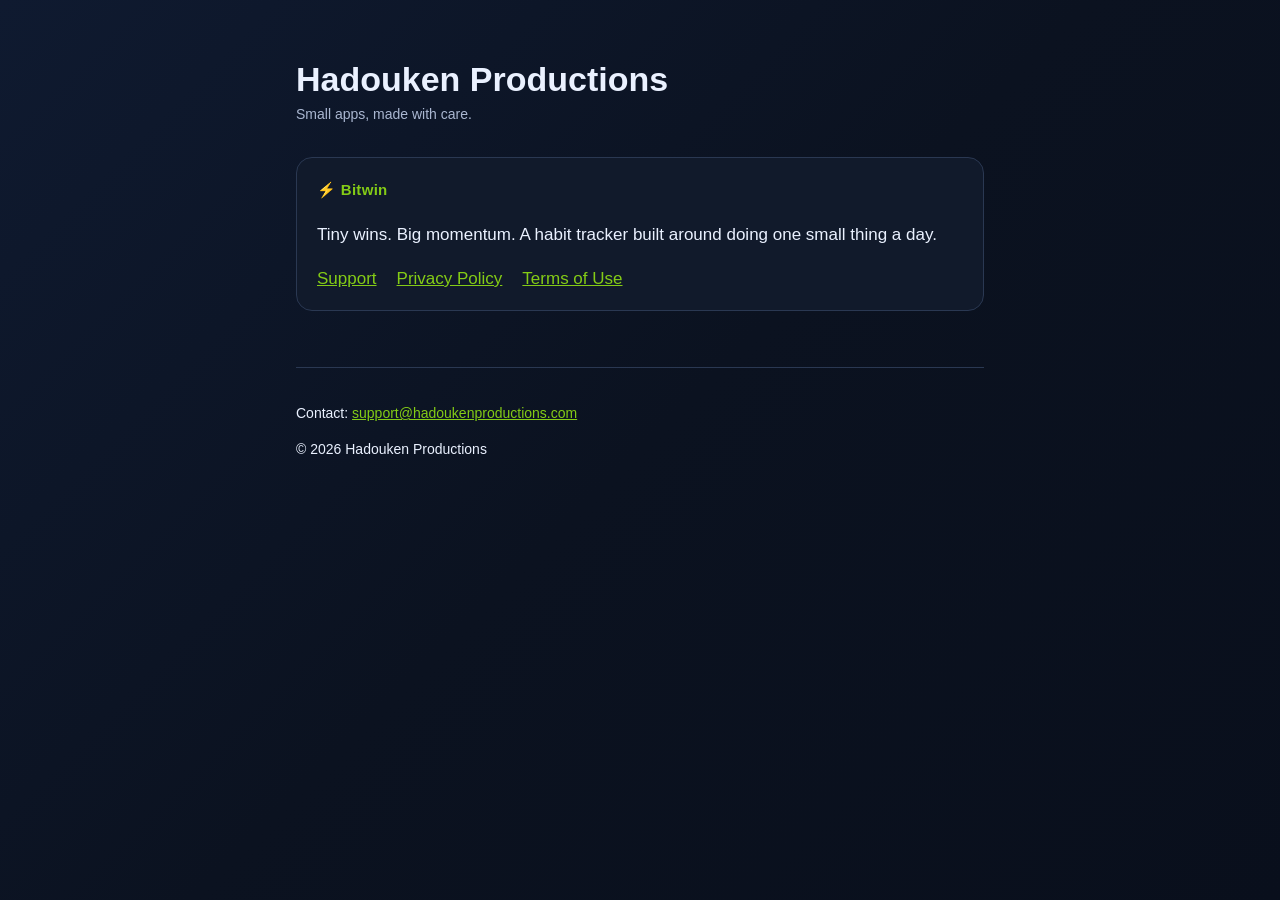
<file: index.html>
<!DOCTYPE html>
<html lang="en-AU">
<head>
  <meta charset="utf-8">
  <meta name="viewport" content="width=device-width, initial-scale=1">
  <title>Hadouken Productions</title>
  <meta name="description" content="Hadouken Productions makes Bitwin, the tiny-wins habit app for iPhone and iPad.">
  <link rel="stylesheet" href="bitwin/style.css">
</head>
<body>
<main>
  <header>
    <h1>Hadouken Productions</h1>
    <p class="meta">Small apps, made with care.</p>
  </header>

  <div class="card">
    <p><a class="brand" href="bitwin/">⚡️ Bitwin</a></p>
    <p>Tiny wins. Big momentum. A habit tracker built around doing one small thing a day.</p>
    <nav class="links">
      <a href="bitwin/">Support</a>
      <a href="bitwin/privacy/">Privacy Policy</a>
      <a href="bitwin/terms/">Terms of Use</a>
    </nav>
  </div>

  <footer>
    <p>Contact: <a href="mailto:support@hadoukenproductions.com">support@hadoukenproductions.com</a></p>
    <p>© 2026 Hadouken Productions</p>
  </footer>
</main>
</body>
</html>
</file>
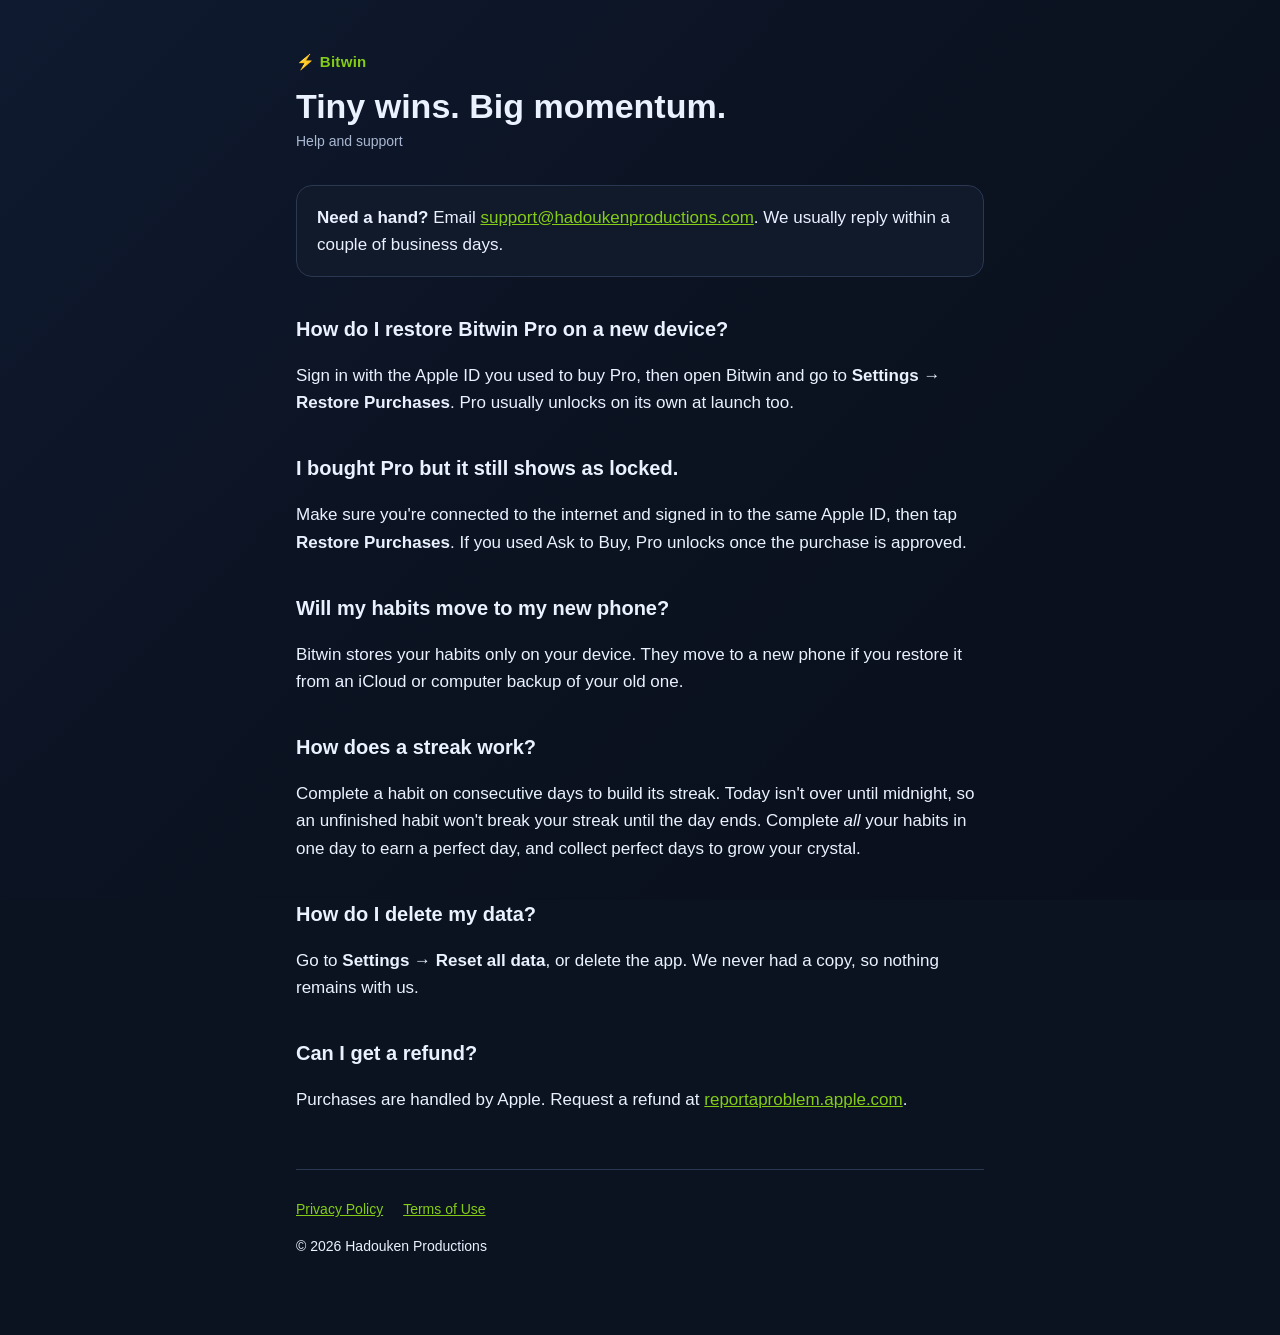
<file: bitwin/index.html>
<!DOCTYPE html>
<html lang="en-AU">
<head>
  <meta charset="utf-8">
  <meta name="viewport" content="width=device-width, initial-scale=1">
  <title>Bitwin Support</title>
  <meta name="description" content="Help and support for Bitwin, the tiny-wins habit app.">
  <link rel="stylesheet" href="style.css">
</head>
<body>
<main>
  <header>
    <span class="brand">⚡️ Bitwin</span>
    <h1>Tiny wins. Big momentum.</h1>
    <p class="meta">Help and support</p>
  </header>

  <div class="card">
    <p><strong>Need a hand?</strong> Email <a href="mailto:support@hadoukenproductions.com?subject=Bitwin%20support">support@hadoukenproductions.com</a>. We usually reply within a couple of business days.</p>
  </div>

  <h2>How do I restore Bitwin Pro on a new device?</h2>
  <p>Sign in with the Apple ID you used to buy Pro, then open Bitwin and go to <strong>Settings → Restore Purchases</strong>. Pro usually unlocks on its own at launch too.</p>

  <h2>I bought Pro but it still shows as locked.</h2>
  <p>Make sure you're connected to the internet and signed in to the same Apple ID, then tap <strong>Restore Purchases</strong>. If you used Ask to Buy, Pro unlocks once the purchase is approved.</p>

  <h2>Will my habits move to my new phone?</h2>
  <p>Bitwin stores your habits only on your device. They move to a new phone if you restore it from an iCloud or computer backup of your old one.</p>

  <h2>How does a streak work?</h2>
  <p>Complete a habit on consecutive days to build its streak. Today isn't over until midnight, so an unfinished habit won't break your streak until the day ends. Complete <em>all</em> your habits in one day to earn a perfect day, and collect perfect days to grow your crystal.</p>

  <h2>How do I delete my data?</h2>
  <p>Go to <strong>Settings → Reset all data</strong>, or delete the app. We never had a copy, so nothing remains with us.</p>

  <h2>Can I get a refund?</h2>
  <p>Purchases are handled by Apple. Request a refund at <a href="https://reportaproblem.apple.com">reportaproblem.apple.com</a>.</p>

  <footer>
    <nav class="links">
      <a href="privacy/">Privacy Policy</a>
      <a href="terms/">Terms of Use</a>
    </nav>
    <p>© 2026 Hadouken Productions</p>
  </footer>
</main>
</body>
</html>
</file>
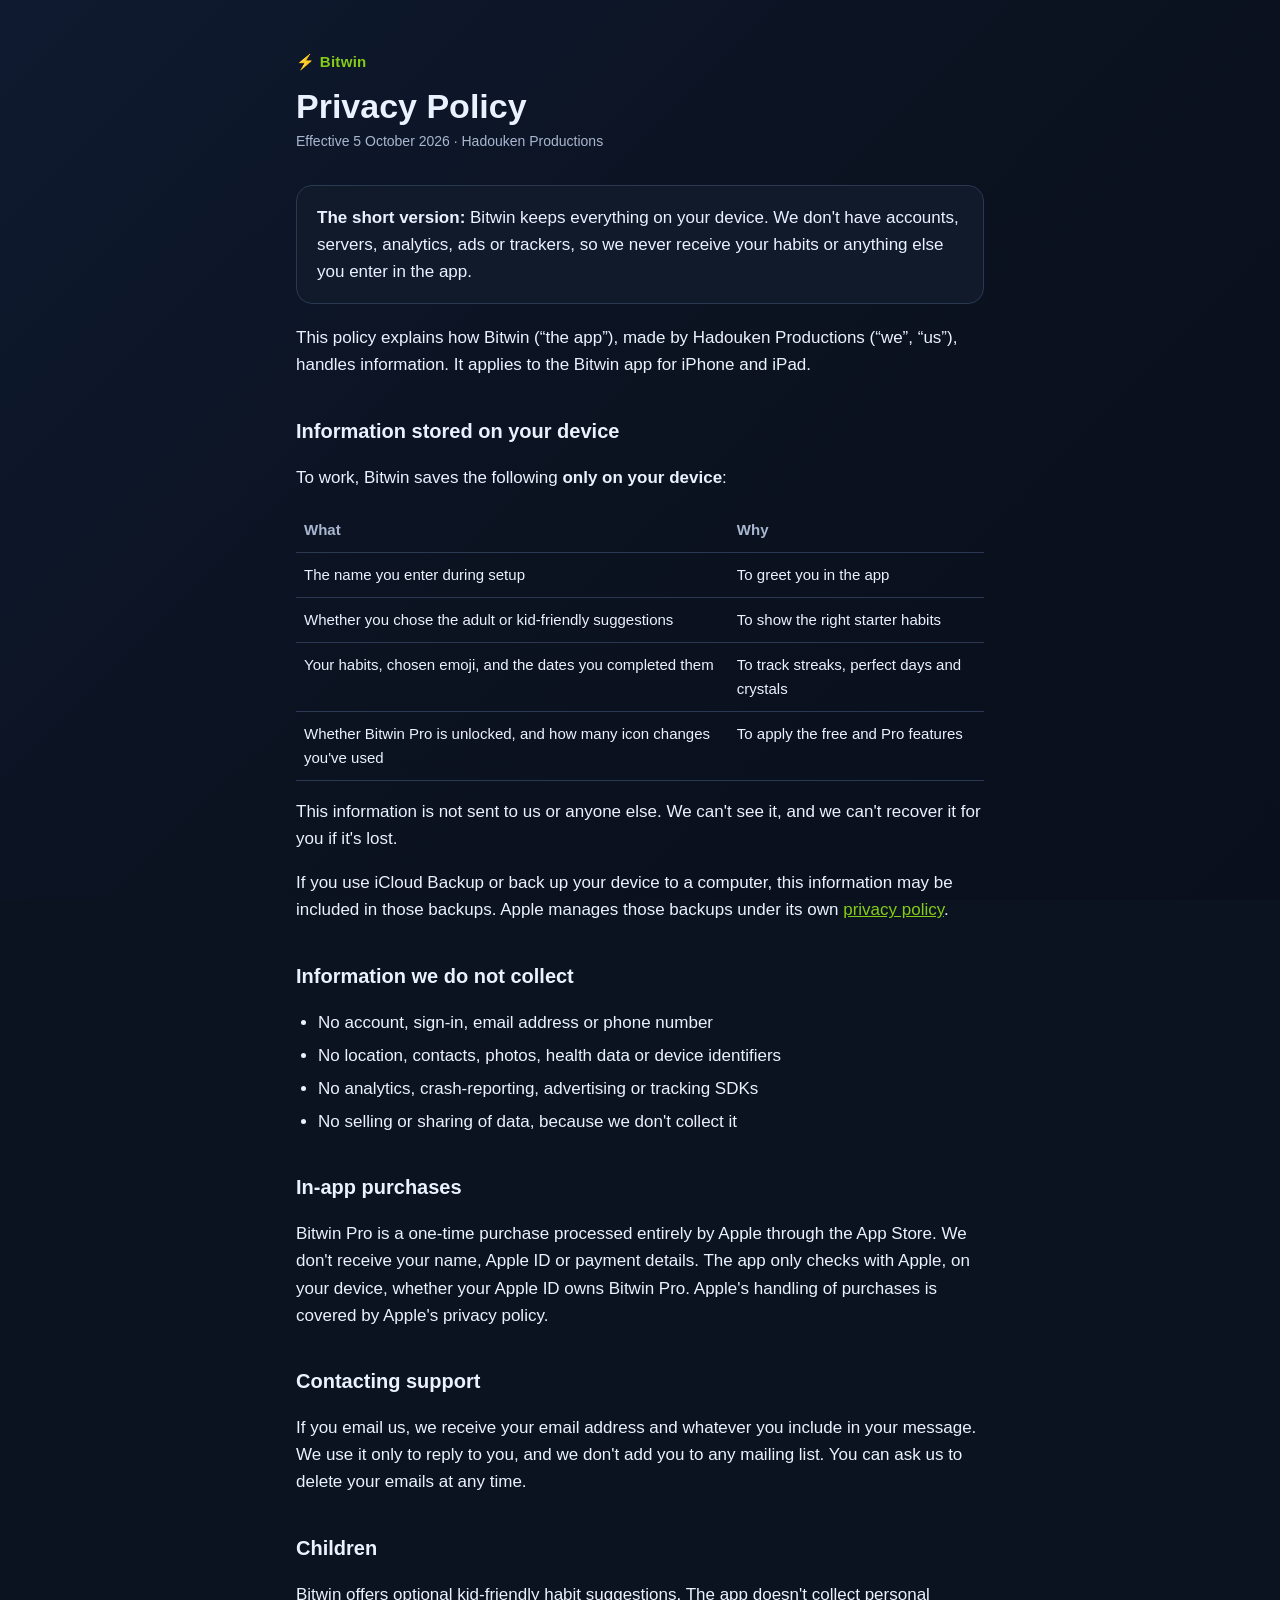
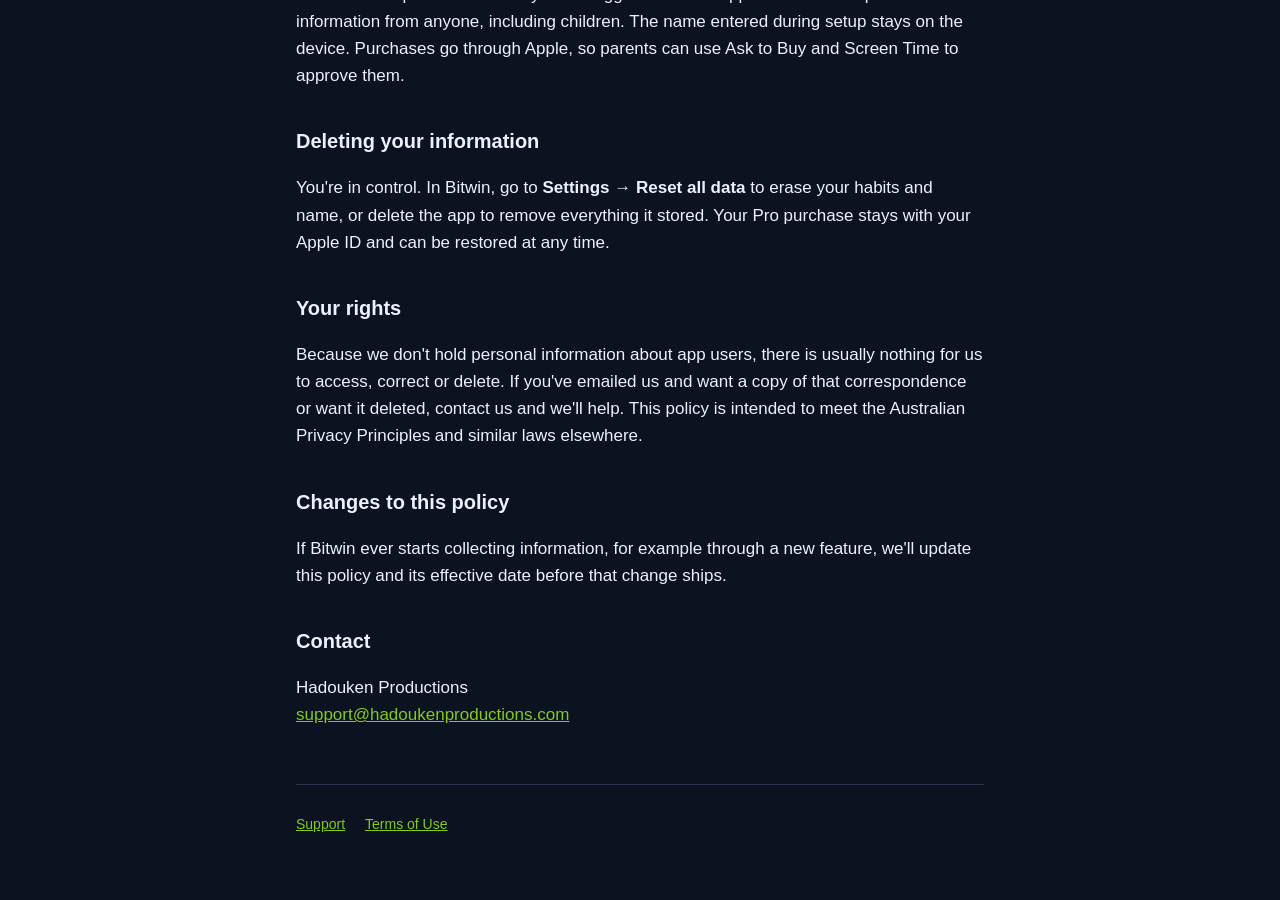
<file: bitwin/privacy/index.html>
<!DOCTYPE html>
<html lang="en-AU">
<head>
  <meta charset="utf-8">
  <meta name="viewport" content="width=device-width, initial-scale=1">
  <title>Bitwin Privacy Policy</title>
  <meta name="description" content="How the Bitwin habit app handles your information. Short version: everything stays on your device.">
  <link rel="stylesheet" href="../style.css">
</head>
<body>
<main>
  <header>
    <a class="brand" href="../">⚡️ Bitwin</a>
    <h1>Privacy Policy</h1>
    <p class="meta">Effective 5 October 2026 · Hadouken Productions</p>
  </header>

  <div class="card">
    <p><strong>The short version:</strong> Bitwin keeps everything on your device. We don't have accounts, servers, analytics, ads or trackers, so we never receive your habits or anything else you enter in the app.</p>
  </div>

  <p>This policy explains how Bitwin (“the app”), made by Hadouken Productions (“we”, “us”), handles information. It applies to the Bitwin app for iPhone and iPad.</p>

  <h2>Information stored on your device</h2>
  <p>To work, Bitwin saves the following <strong>only on your device</strong>:</p>
  <table>
    <tr><th>What</th><th>Why</th></tr>
    <tr><td>The name you enter during setup</td><td>To greet you in the app</td></tr>
    <tr><td>Whether you chose the adult or kid-friendly suggestions</td><td>To show the right starter habits</td></tr>
    <tr><td>Your habits, chosen emoji, and the dates you completed them</td><td>To track streaks, perfect days and crystals</td></tr>
    <tr><td>Whether Bitwin Pro is unlocked, and how many icon changes you've used</td><td>To apply the free and Pro features</td></tr>
  </table>
  <p>This information is not sent to us or anyone else. We can't see it, and we can't recover it for you if it's lost.</p>
  <p>If you use iCloud Backup or back up your device to a computer, this information may be included in those backups. Apple manages those backups under its own <a href="https://www.apple.com/legal/privacy/">privacy policy</a>.</p>

  <h2>Information we do not collect</h2>
  <ul>
    <li>No account, sign-in, email address or phone number</li>
    <li>No location, contacts, photos, health data or device identifiers</li>
    <li>No analytics, crash-reporting, advertising or tracking SDKs</li>
    <li>No selling or sharing of data, because we don't collect it</li>
  </ul>

  <h2>In-app purchases</h2>
  <p>Bitwin Pro is a one-time purchase processed entirely by Apple through the App Store. We don't receive your name, Apple ID or payment details. The app only checks with Apple, on your device, whether your Apple ID owns Bitwin Pro. Apple's handling of purchases is covered by Apple's privacy policy.</p>

  <h2>Contacting support</h2>
  <p>If you email us, we receive your email address and whatever you include in your message. We use it only to reply to you, and we don't add you to any mailing list. You can ask us to delete your emails at any time.</p>

  <h2>Children</h2>
  <p>Bitwin offers optional kid-friendly habit suggestions. The app doesn't collect personal information from anyone, including children. The name entered during setup stays on the device. Purchases go through Apple, so parents can use Ask to Buy and Screen Time to approve them.</p>

  <h2>Deleting your information</h2>
  <p>You're in control. In Bitwin, go to <strong>Settings → Reset all data</strong> to erase your habits and name, or delete the app to remove everything it stored. Your Pro purchase stays with your Apple ID and can be restored at any time.</p>

  <h2>Your rights</h2>
  <p>Because we don't hold personal information about app users, there is usually nothing for us to access, correct or delete. If you've emailed us and want a copy of that correspondence or want it deleted, contact us and we'll help. This policy is intended to meet the Australian Privacy Principles and similar laws elsewhere.</p>

  <h2>Changes to this policy</h2>
  <p>If Bitwin ever starts collecting information, for example through a new feature, we'll update this policy and its effective date before that change ships.</p>

  <h2>Contact</h2>
  <p>Hadouken Productions<br>
  <a href="mailto:support@hadoukenproductions.com">support@hadoukenproductions.com</a></p>

  <footer>
    <nav class="links">
      <a href="../">Support</a>
      <a href="../terms/">Terms of Use</a>
    </nav>
  </footer>
</main>
</body>
</html>
</file>
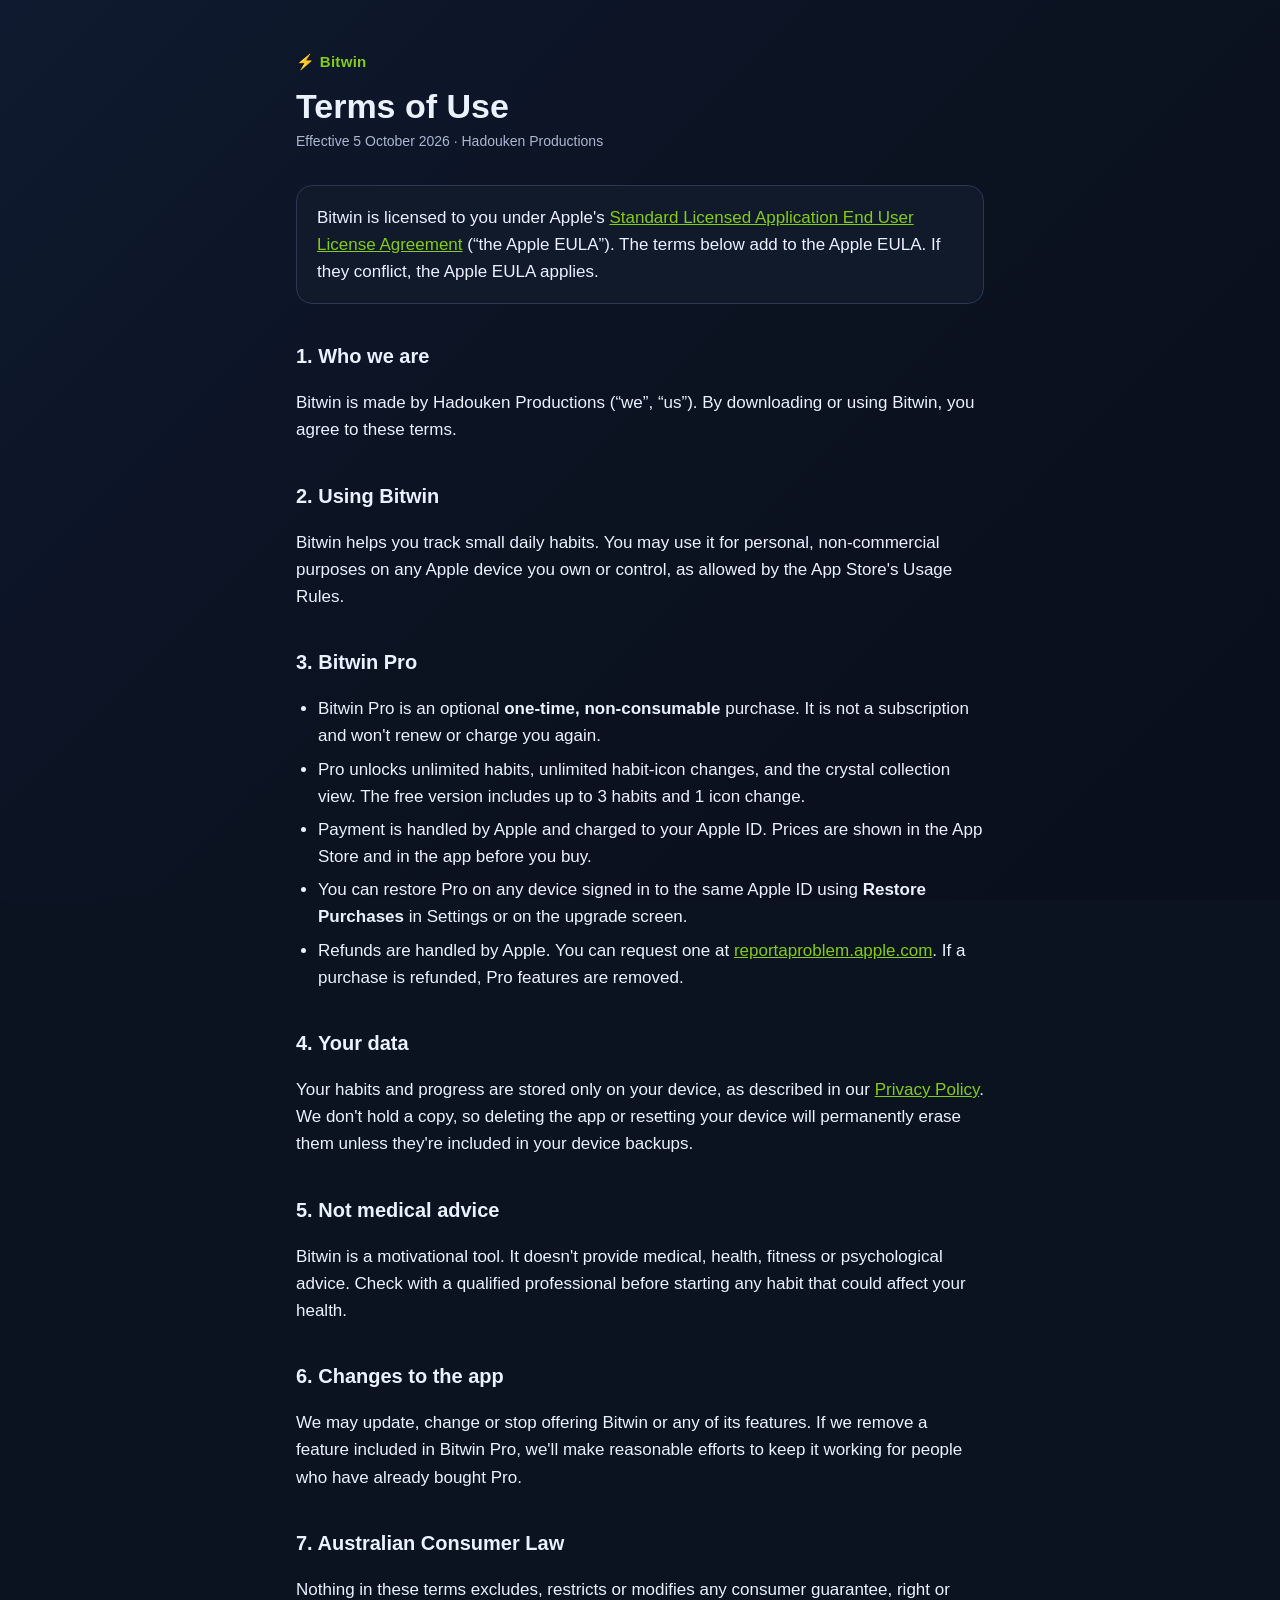
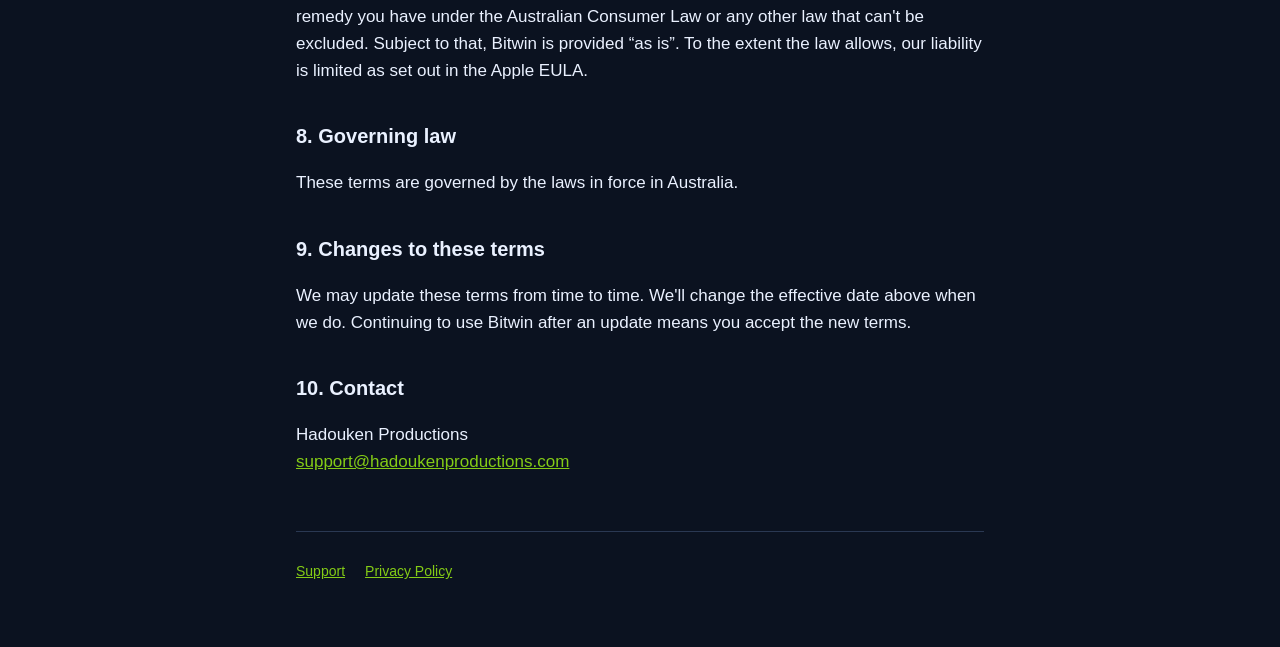
<file: bitwin/terms/index.html>
<!DOCTYPE html>
<html lang="en-AU">
<head>
  <meta charset="utf-8">
  <meta name="viewport" content="width=device-width, initial-scale=1">
  <title>Bitwin Terms of Use</title>
  <meta name="description" content="Terms of Use for the Bitwin habit app.">
  <link rel="stylesheet" href="../style.css">
</head>
<body>
<main>
  <header>
    <a class="brand" href="../">⚡️ Bitwin</a>
    <h1>Terms of Use</h1>
    <p class="meta">Effective 5 October 2026 · Hadouken Productions</p>
  </header>

  <div class="card">
    <p>Bitwin is licensed to you under Apple's <a href="https://www.apple.com/legal/internet-services/itunes/dev/stdeula/">Standard Licensed Application End User License Agreement</a> (“the Apple EULA”). The terms below add to the Apple EULA. If they conflict, the Apple EULA applies.</p>
  </div>

  <h2>1. Who we are</h2>
  <p>Bitwin is made by Hadouken Productions (“we”, “us”). By downloading or using Bitwin, you agree to these terms.</p>

  <h2>2. Using Bitwin</h2>
  <p>Bitwin helps you track small daily habits. You may use it for personal, non-commercial purposes on any Apple device you own or control, as allowed by the App Store's Usage Rules.</p>

  <h2>3. Bitwin Pro</h2>
  <ul>
    <li>Bitwin Pro is an optional <strong>one-time, non-consumable</strong> purchase. It is not a subscription and won't renew or charge you again.</li>
    <li>Pro unlocks unlimited habits, unlimited habit-icon changes, and the crystal collection view. The free version includes up to 3 habits and 1 icon change.</li>
    <li>Payment is handled by Apple and charged to your Apple ID. Prices are shown in the App Store and in the app before you buy.</li>
    <li>You can restore Pro on any device signed in to the same Apple ID using <strong>Restore Purchases</strong> in Settings or on the upgrade screen.</li>
    <li>Refunds are handled by Apple. You can request one at <a href="https://reportaproblem.apple.com">reportaproblem.apple.com</a>. If a purchase is refunded, Pro features are removed.</li>
  </ul>

  <h2>4. Your data</h2>
  <p>Your habits and progress are stored only on your device, as described in our <a href="../privacy/">Privacy Policy</a>. We don't hold a copy, so deleting the app or resetting your device will permanently erase them unless they're included in your device backups.</p>

  <h2>5. Not medical advice</h2>
  <p>Bitwin is a motivational tool. It doesn't provide medical, health, fitness or psychological advice. Check with a qualified professional before starting any habit that could affect your health.</p>

  <h2>6. Changes to the app</h2>
  <p>We may update, change or stop offering Bitwin or any of its features. If we remove a feature included in Bitwin Pro, we'll make reasonable efforts to keep it working for people who have already bought Pro.</p>

  <h2>7. Australian Consumer Law</h2>
  <p>Nothing in these terms excludes, restricts or modifies any consumer guarantee, right or remedy you have under the Australian Consumer Law or any other law that can't be excluded. Subject to that, Bitwin is provided “as is”. To the extent the law allows, our liability is limited as set out in the Apple EULA.</p>

  <h2>8. Governing law</h2>
  <p>These terms are governed by the laws in force in Australia.</p>

  <h2>9. Changes to these terms</h2>
  <p>We may update these terms from time to time. We'll change the effective date above when we do. Continuing to use Bitwin after an update means you accept the new terms.</p>

  <h2>10. Contact</h2>
  <p>Hadouken Productions<br>
  <a href="mailto:support@hadoukenproductions.com">support@hadoukenproductions.com</a></p>

  <footer>
    <nav class="links">
      <a href="../">Support</a>
      <a href="../privacy/">Privacy Policy</a>
    </nav>
  </footer>
</main>
</body>
</html>
</file>
<file: bitwin/style.css>
:root {
  --bg: #0B1220;
  --surface: #111A2B;
  --border: #2A3852;
  --text: #EAF1FF;
  --muted: #AAB7D1;
  --accent: #84CC16;
  color-scheme: dark;
}

* { box-sizing: border-box; }

body {
  margin: 0;
  background: linear-gradient(135deg, #0F1A30, #0B1220 50%, #090F1C) fixed;
  background-color: var(--bg);
  color: var(--text);
  font: 17px/1.6 ui-rounded, -apple-system, BlinkMacSystemFont, "SF Pro Rounded", "Segoe UI", Roboto, sans-serif;
}

main {
  max-width: 720px;
  margin: 0 auto;
  padding: 48px 16px 64px;
}

header { margin-bottom: 32px; }

.brand {
  display: inline-flex;
  align-items: center;
  gap: 8px;
  color: var(--accent);
  font-weight: 900;
  text-decoration: none;
  font-size: 15px;
  letter-spacing: 0.02em;
}

h1 { font-size: 34px; line-height: 1.15; font-weight: 900; margin: 12px 0 4px; }
h2 { font-size: 20px; font-weight: 800; margin: 36px 0 8px; }
p, li { color: var(--text); }
.meta { color: var(--muted); font-size: 14px; margin: 0; }
.muted { color: var(--muted); }

a { color: var(--accent); }

ul { padding-left: 22px; }
li { margin: 6px 0; }

.card {
  background: var(--surface);
  border: 1px solid var(--border);
  border-radius: 16px;
  padding: 18px 20px;
  margin: 20px 0;
}

.card p:first-child { margin-top: 0; }
.card p:last-child { margin-bottom: 0; }

table { width: 100%; border-collapse: collapse; font-size: 15px; }
th, td { text-align: left; padding: 10px 8px; border-bottom: 1px solid var(--border); vertical-align: top; }
th { color: var(--muted); font-weight: 700; }

nav.links { display: flex; flex-wrap: wrap; gap: 8px 20px; margin-top: 8px; }

footer {
  margin-top: 56px;
  padding-top: 20px;
  border-top: 1px solid var(--border);
  color: var(--muted);
  font-size: 14px;
}
</file>
